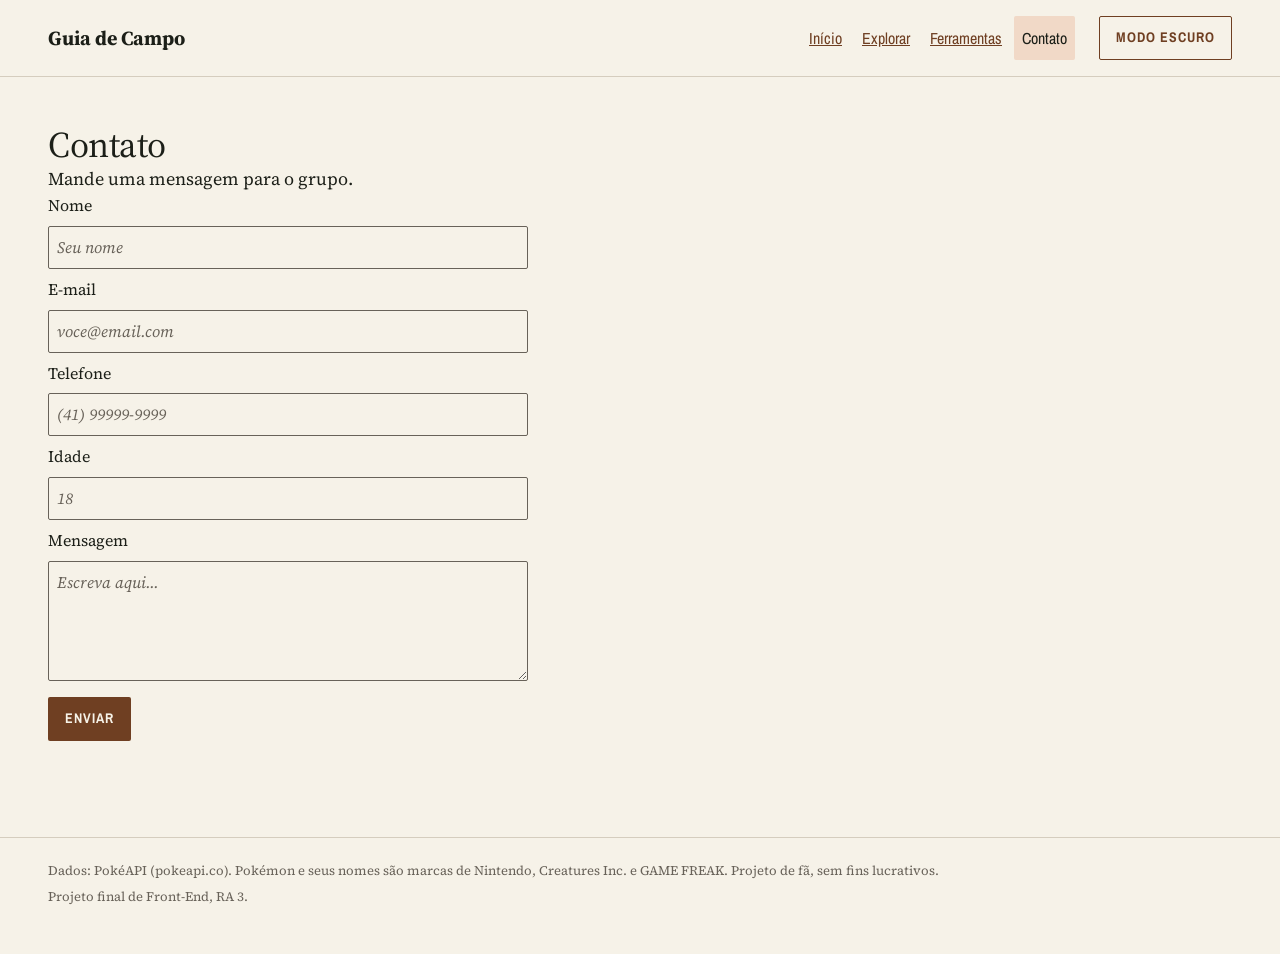
<file: contato.html>
<!DOCTYPE html>
<html lang="pt-BR">
<head>
  <meta charset="UTF-8">
  <meta name="viewport" content="width=device-width, initial-scale=1">
  <title>Contato | Guia de Campo</title>
  <meta name="description" content="Envie uma mensagem para o grupo.">
  <link rel="icon" href="data:,">
  <link rel="preconnect" href="https://fonts.googleapis.com">
  <link rel="preconnect" href="https://fonts.gstatic.com" crossorigin>
  <link rel="stylesheet" href="https://fonts.googleapis.com/css2?family=Archivo+Narrow:wght@400;700&amp;family=Source+Serif+4:ital,opsz,wght@0,8..60,400;0,8..60,700;1,8..60,400&amp;display=swap">
  <link rel="stylesheet" href="css/style.css">
  <script src="scripts/script.js" defer></script>
  <script src="scripts/contato.js" defer></script>
</head>
<body>
  <a class="pular" href="#conteudo">Pular para o conteúdo</a>

  <header class="cabecalho">
    <div class="conteiner cabecalho__interno">
      <a class="cabecalho__marca" href="index.html">Guia de Campo</a>
      <div class="cabecalho__acoes">
        <nav class="menu" aria-label="Principal">
          <a href="index.html">Início</a>
          <a href="explorar.html">Explorar</a>
          <a href="ferramentas.html">Ferramentas</a>
          <a href="contato.html" aria-current="page">Contato</a>
        </nav>
        <button class="botao botao--secundario" id="btn-modo-escuro" type="button" aria-pressed="false">
          <svg class="icone icone--inline marca" viewBox="0 0 24 24" aria-hidden="true"><path d="M20 6 9 17l-5-5"/></svg>
          Modo escuro
        </button>
      </div>
    </div>
  </header>

  <main id="conteudo" class="conteiner conteudo">
    <h1 class="titulo-lg">Contato</h1>
    <p class="corpo-lg">Mande uma mensagem para o grupo.</p>

    <form id="form-contato" class="contato">
      <label for="nome">Nome</label>
      <input id="nome" type="text" placeholder="Seu nome" required>
      <label for="email">E-mail</label>
      <input id="email" type="email" placeholder="voce@email.com" required>
      <label for="telefone">Telefone</label>
      <input id="telefone" type="tel" placeholder="(41) 99999-9999" required>
      <label for="idade">Idade</label>
      <input id="idade" type="number" min="1" placeholder="18" required>
      <label for="mensagem">Mensagem</label>
      <textarea id="mensagem" placeholder="Escreva aqui..." required></textarea>
      <button class="botao botao--primario" type="submit">Enviar</button>
    </form>

    <p id="resposta" aria-live="polite"></p>
  </main>

  <footer class="rodape">
    <div class="conteiner rodape__interno">
      <p class="nota">Dados: PokéAPI (pokeapi.co). Pokémon e seus nomes são marcas de Nintendo, Creatures Inc. e GAME FREAK. Projeto de fã, sem fins lucrativos.</p>
      <p class="nota">Projeto final de Front-End, RA 3.</p>
    </div>
  </footer>
</body>
</html>
</file>
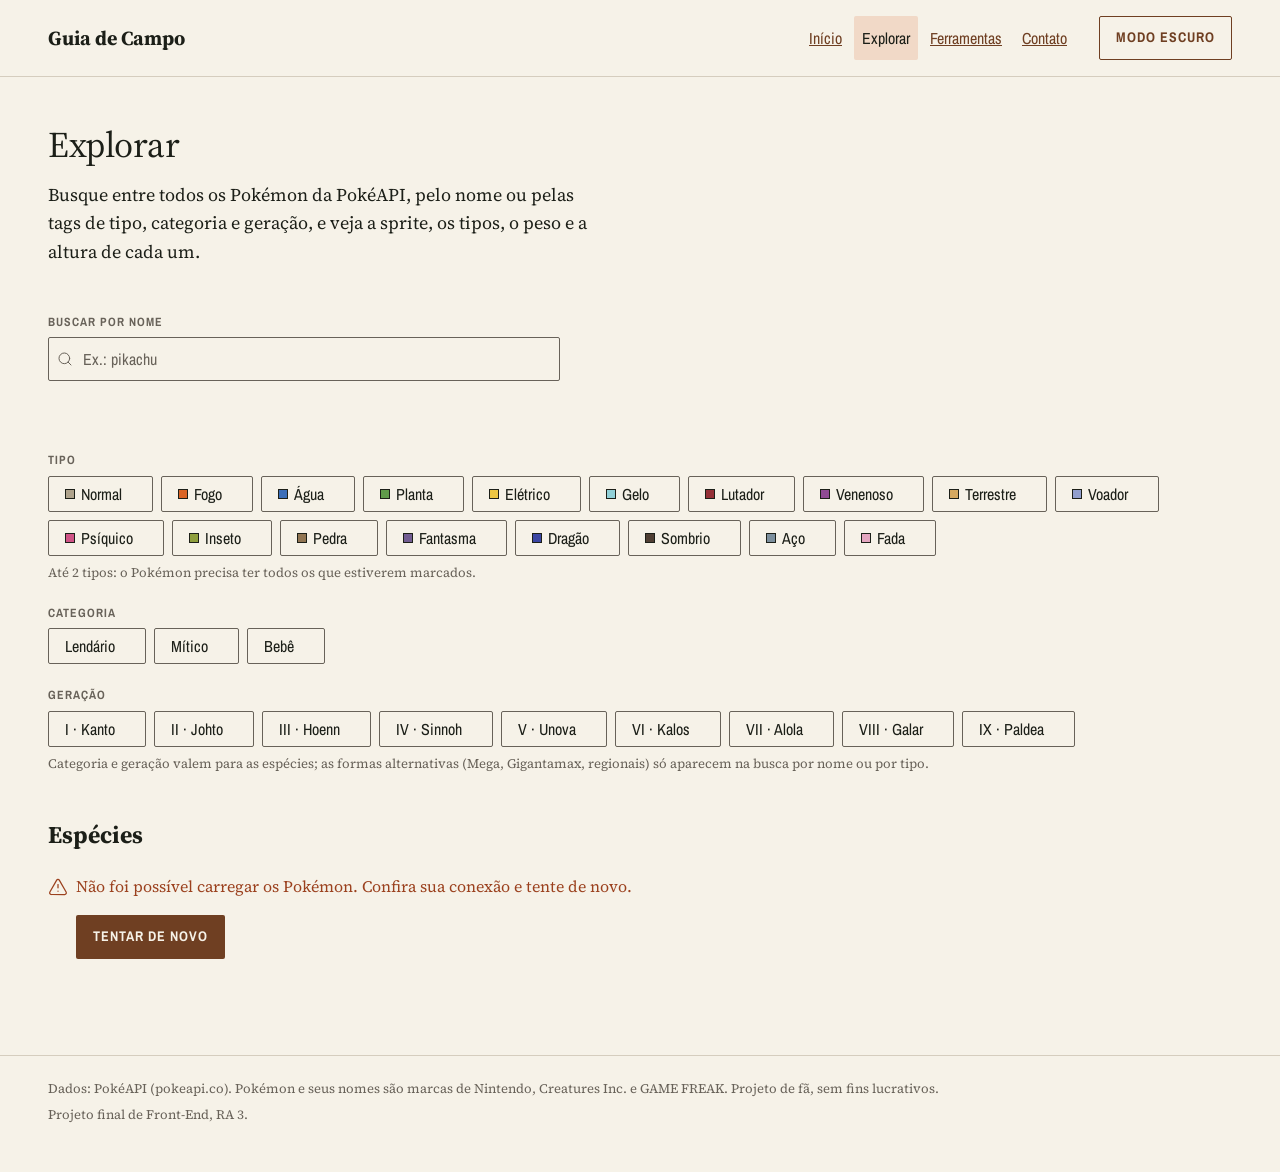
<file: explorar.html>
<!DOCTYPE html>
<html lang="pt-BR">
<head>
  <meta charset="UTF-8">
  <meta name="viewport" content="width=device-width, initial-scale=1">
  <title>Explorar | Guia de Campo</title>
  <meta name="description" content="Busque espécies de Pokémon por nome, tipo, categoria ou geração e veja tipos, peso e altura.">
  <link rel="icon" href="data:,">
  <link rel="preconnect" href="https://fonts.googleapis.com">
  <link rel="preconnect" href="https://fonts.gstatic.com" crossorigin>
  <link rel="stylesheet" href="https://fonts.googleapis.com/css2?family=Archivo+Narrow:wght@400;700&amp;family=Source+Serif+4:ital,opsz,wght@0,8..60,400;0,8..60,700;1,8..60,400&amp;display=swap">
  <link rel="stylesheet" href="css/style.css">
  <script src="scripts/script.js" defer></script>
  <script src="scripts/explorar.js" defer></script>
</head>
<body>
  <a class="pular" href="#conteudo">Pular para o conteúdo</a>

  <header class="cabecalho">
    <div class="conteiner cabecalho__interno">
      <a class="cabecalho__marca" href="index.html">Guia de Campo</a>
      <div class="cabecalho__acoes">
        <nav class="menu" aria-label="Principal">
          <a href="index.html">Início</a>
          <a href="explorar.html" aria-current="page">Explorar</a>
          <a href="ferramentas.html">Ferramentas</a>
          <a href="contato.html">Contato</a>
        </nav>
        <button class="botao botao--secundario" id="btn-modo-escuro" type="button" aria-pressed="false">
          <svg class="icone icone--inline marca" viewBox="0 0 24 24" aria-hidden="true"><path d="M20 6 9 17l-5-5"/></svg>
          Modo escuro
        </button>
      </div>
    </div>
  </header>

  <main id="conteudo" class="conteiner conteudo">
    <h1 class="titulo-lg">Explorar</h1>
    <p class="corpo-lg explorar__intro">Busque entre todos os Pokémon da PokéAPI, pelo nome ou pelas tags de tipo, categoria e geração, e veja a sprite, os tipos, o peso e a altura de cada um.</p>

    <!-- Busca: o label aponta para o input pelo for/id -->
    <section class="explorar__busca" aria-labelledby="titulo-busca">
      <h2 class="so-leitor" id="titulo-busca">Buscar espécies</h2>
      <div class="explorar__campo" role="search">
        <label class="rotulo" for="campo-busca">Buscar por nome</label>
        <div class="busca">
          <svg class="icone icone--inline" viewBox="0 0 24 24" aria-hidden="true"><circle cx="11" cy="11" r="8"/><path d="m21 21-4.3-4.3"/></svg>
          <input class="busca__campo" id="campo-busca" type="search" placeholder="Ex.: pikachu" autocomplete="off">
        </div>
      </div>
      <p class="dado-sm explorar__contador" id="contador" aria-live="polite"></p>
    </section>

    <!-- Tags: filtros por tipo, categoria e geração. Os botões são criados pelo explorar.js
         dentro das três áreas .etiquetas; as tags marcadas se combinam com a busca por nome. -->
    <section class="explorar__tags" id="area-etiquetas" aria-labelledby="titulo-tags">
      <h2 class="so-leitor" id="titulo-tags">Filtrar por tags</h2>

      <div class="explorar__grupo" role="group" aria-labelledby="rotulo-tipo">
        <p class="rotulo" id="rotulo-tipo">Tipo</p>
        <div class="etiquetas" id="etiquetas-tipo"></div>
        <p class="nota">Até 2 tipos: o Pokémon precisa ter todos os que estiverem marcados.</p>
      </div>

      <div class="explorar__grupo" role="group" aria-labelledby="rotulo-categoria">
        <p class="rotulo" id="rotulo-categoria">Categoria</p>
        <div class="etiquetas" id="etiquetas-categoria"></div>
      </div>

      <div class="explorar__grupo" role="group" aria-labelledby="rotulo-geracao">
        <p class="rotulo" id="rotulo-geracao">Geração</p>
        <div class="etiquetas" id="etiquetas-geracao"></div>
        <p class="nota">Categoria e geração valem para as espécies; as formas alternativas (Mega, Gigantamax, regionais) só aparecem na busca por nome ou por tipo.</p>
      </div>

      <button class="botao botao--secundario explorar__limpar" id="btn-limpar-filtros" type="button" hidden>Limpar filtros</button>
    </section>

    <!-- Lista: carregando, erro, vazio e os cartões (criados pelo explorar.js) -->
    <section class="explorar__lista" aria-labelledby="titulo-especies">
      <h2 class="titulo-md" id="titulo-especies">Espécies</h2>

      <p class="explorar__estado estado-carregando" id="area-carregando" role="status">Carregando...</p>

      <div class="explorar__estado mensagem-erro explorar__erro" id="area-erro" role="alert" hidden>
        <svg class="icone" viewBox="0 0 24 24" aria-hidden="true"><path d="m21.73 18-8-14a2 2 0 0 0-3.48 0l-8 14A2 2 0 0 0 4 21h16a2 2 0 0 0 1.73-3"/><path d="M12 9v4"/><path d="M12 17h.01"/></svg>
        <div class="explorar__erro-corpo">
          <p id="texto-erro"></p>
          <button class="botao botao--primario" id="btn-tentar-de-novo" type="button">Tentar de novo</button>
        </div>
      </div>

      <div class="explorar__estado estado-vazio" id="area-vazio" hidden>
        <p>Nenhum Pokémon encontrado</p>
      </div>

      <div class="lista-cartoes" id="lista-cartoes"></div>

      <!-- Mostra mais 30 cartões; o explorar.js esconde quando já mostrou todos -->
      <button class="botao botao--secundario explorar__mais" id="btn-carregar-mais" type="button" hidden>Carregar mais</button>
    </section>
  </main>

  <footer class="rodape">
    <div class="conteiner rodape__interno">
      <p class="nota">Dados: PokéAPI (pokeapi.co). Pokémon e seus nomes são marcas de Nintendo, Creatures Inc. e GAME FREAK. Projeto de fã, sem fins lucrativos.</p>
      <p class="nota">Projeto final de Front-End, RA 3.</p>
    </div>
  </footer>
</body>
</html>
</file>
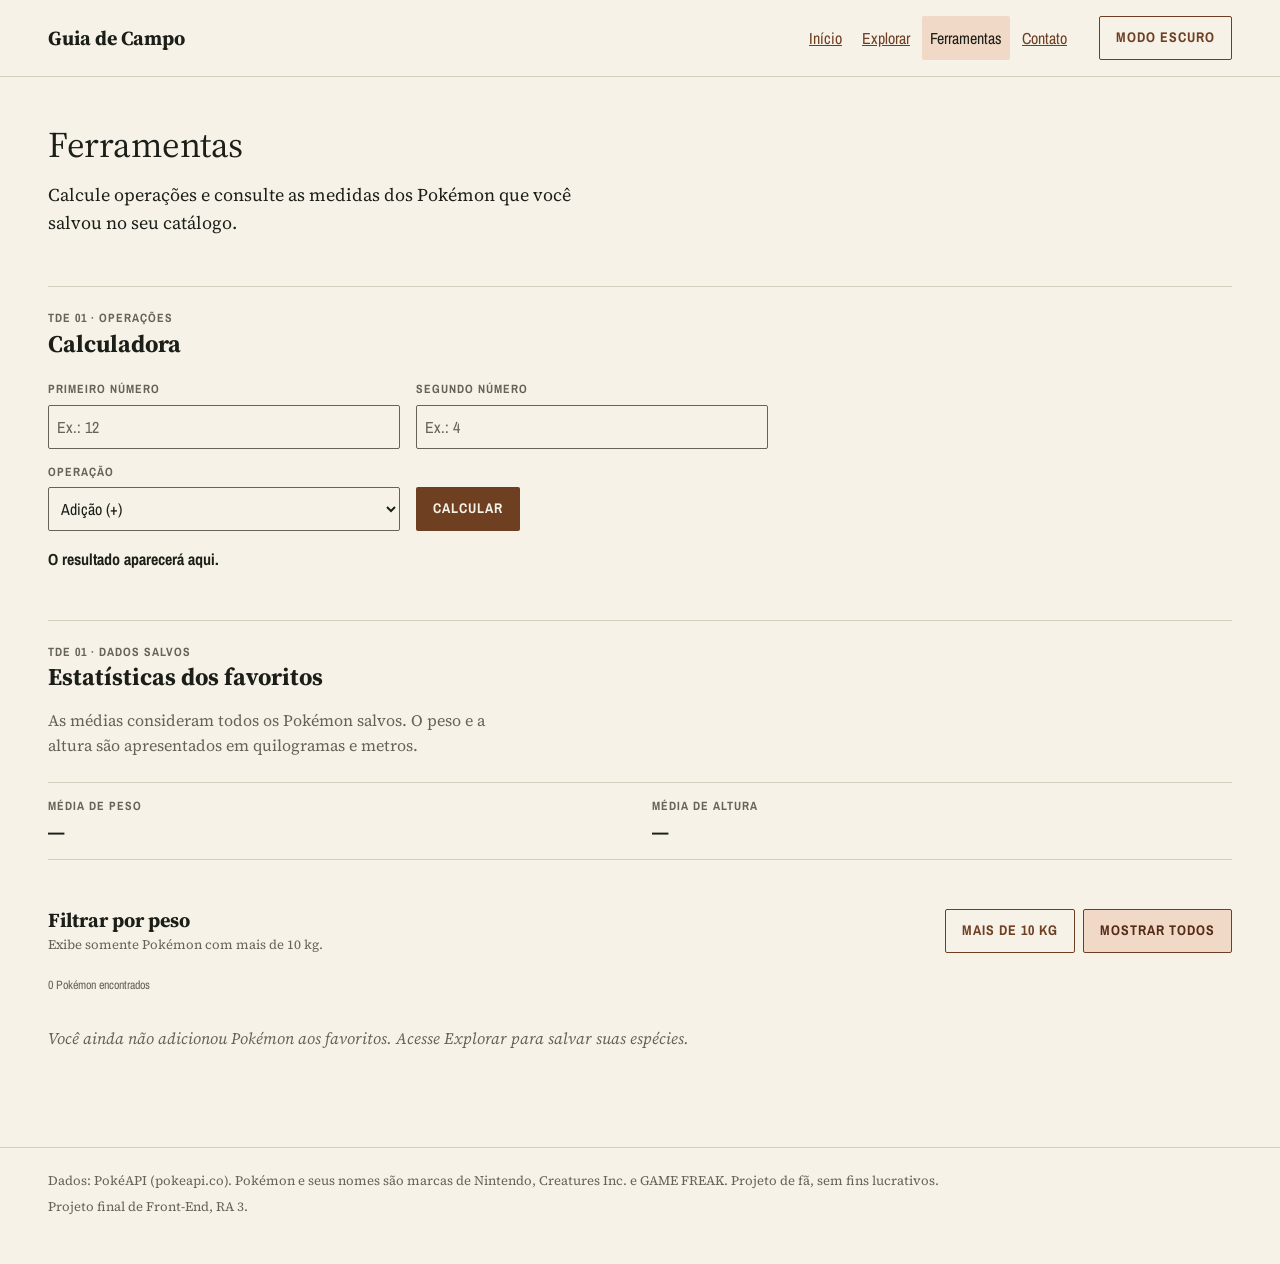
<file: ferramentas.html>
<!doctype html>
<html lang="pt-BR">
  <head>
    <meta charset="UTF-8" />
    <meta name="viewport" content="width=device-width, initial-scale=1" />
    <title>Ferramentas | Guia de Campo</title>
    <meta
      name="description"
      content="Calculadora e médias de peso e altura dos Pokémon favoritos."
    />
    <link rel="icon" href="data:," />
    <link rel="preconnect" href="https://fonts.googleapis.com" />
    <link rel="preconnect" href="https://fonts.gstatic.com" crossorigin />
    <link
      rel="stylesheet"
      href="https://fonts.googleapis.com/css2?family=Archivo+Narrow:wght@400;700&amp;family=Source+Serif+4:ital,opsz,wght@0,8..60,400;0,8..60,700;1,8..60,400&amp;display=swap"
    />
    <link rel="stylesheet" href="css/style.css" />
    <script src="scripts/script.js" defer></script>
    <script src="scripts/ferramentas.js" defer></script>
  </head>
  <body>
    <a class="pular" href="#conteudo">Pular para o conteúdo</a>

    <header class="cabecalho">
      <div class="conteiner cabecalho__interno">
        <a class="cabecalho__marca" href="index.html">Guia de Campo</a>
        <div class="cabecalho__acoes">
          <nav class="menu" aria-label="Principal">
            <a href="index.html">Início</a>
            <a href="explorar.html">Explorar</a>
            <a href="ferramentas.html" aria-current="page">Ferramentas</a>
            <a href="contato.html">Contato</a>
          </nav>
          <button
            class="botao botao--secundario"
            id="btn-modo-escuro"
            type="button"
            aria-pressed="false"
          >
            <svg
              class="icone icone--inline marca"
              viewBox="0 0 24 24"
              aria-hidden="true"
            >
              <path d="M20 6 9 17l-5-5" />
            </svg>
            Modo escuro
          </button>
        </div>
      </div>
    </header>

    <main id="conteudo" class="conteiner conteudo">
      <h1 class="titulo-lg">Ferramentas</h1>
      <p class="corpo-lg ferramentas__intro">
        Calcule operações e consulte as medidas dos Pokémon que você salvou no
        seu catálogo.
      </p>

      <section class="ferramentas__secao" aria-labelledby="titulo-calculadora">
        <p class="rotulo">TDE 01 · Operações</p>
        <h2 class="titulo-md" id="titulo-calculadora">Calculadora</h2>

        <div class="ferramentas__calculadora">
          <div class="ferramentas__campo">
            <label class="rotulo" for="numero1">Primeiro número</label>
            <input
              class="ferramentas__entrada"
              id="numero1"
              type="number"
              step="any"
              inputmode="decimal"
              placeholder="Ex.: 12"
            />
          </div>

          <div class="ferramentas__campo">
            <label class="rotulo" for="numero2">Segundo número</label>
            <input
              class="ferramentas__entrada"
              id="numero2"
              type="number"
              step="any"
              inputmode="decimal"
              placeholder="Ex.: 4"
            />
          </div>

          <div class="ferramentas__campo">
            <label class="rotulo" for="operacao">Operação</label>
            <select class="ferramentas__entrada" id="operacao">
              <option value="somar">Adição (+)</option>
              <option value="subtrair">Subtração (−)</option>
              <option value="multiplicar">Multiplicação (×)</option>
              <option value="dividir">Divisão (÷)</option>
            </select>
          </div>

          <div class="ferramentas__acao">
            <button
              class="botao botao--primario"
              id="btn-calcular"
              type="button"
            >
              Calcular
            </button>
          </div>
        </div>

        <p
          class="ferramentas__resultado"
          id="resultado-calculo"
          aria-live="polite"
          role="status"
        >
          O resultado aparecerá aqui.
        </p>
      </section>

      <section class="ferramentas__secao" aria-labelledby="titulo-estatisticas">
        <p class="rotulo">TDE 01 · Dados salvos</p>
        <h2 class="titulo-md" id="titulo-estatisticas">
          Estatísticas dos favoritos
        </h2>
        <p class="ferramentas__descricao">
          As médias consideram todos os Pokémon salvos. O peso e a altura são
          apresentados em quilogramas e metros.
        </p>

        <dl class="ferramentas__medias" aria-live="polite">
          <div class="ferramentas__medida">
            <dt class="rotulo">Média de peso</dt>
            <dd class="dado-lg" id="media-peso">—</dd>
          </div>
          <div class="ferramentas__medida">
            <dt class="rotulo">Média de altura</dt>
            <dd class="dado-lg" id="media-altura">—</dd>
          </div>
        </dl>

        <div class="ferramentas__filtros">
          <div>
            <h3 class="titulo-sm">Filtrar por peso</h3>
            <p class="nota">Exibe somente Pokémon com mais de 10 kg.</p>
          </div>
          <div class="ferramentas__botoes">
            <button
              class="botao botao--secundario"
              id="btn-filtro"
              type="button"
              aria-pressed="false"
            >
              Mais de 10 kg
            </button>
            <button
              class="botao botao--secundario"
              id="btn-todos"
              type="button"
              aria-pressed="true"
            >
              Mostrar todos
            </button>
          </div>
        </div>

        <p
          class="dado-sm ferramentas__contador"
          id="contador-favoritos"
          aria-live="polite"
        ></p>
        <div
          class="ferramentas__lista"
          id="lista-favoritos"
          aria-live="polite"
        ></div>
        <p class="ferramentas__vazio" id="mensagem-favoritos">
          Você ainda não adicionou Pokémon aos favoritos. Acesse Explorar para
          salvar suas espécies.
        </p>
      </section>
    </main>

    <footer class="rodape">
      <div class="conteiner rodape__interno">
        <p class="nota">
          Dados: PokéAPI (pokeapi.co). Pokémon e seus nomes são marcas de
          Nintendo, Creatures Inc. e GAME FREAK. Projeto de fã, sem fins
          lucrativos.
        </p>
        <p class="nota">Projeto final de Front-End, RA 3.</p>
      </div>
    </footer>
  </body>
</html>
</file>
<file: css/style.css>
* {
  box-sizing: border-box;
}

body {
  margin: 0;
  background: #f6f2e8;
  color: #1c1f18;
  font-family: "Source Serif 4", Georgia, serif;
  font-size: 16px;
  line-height: 1.55;
}

img {
  display: block;
  max-width: 100%;
  height: auto;
}

h1,
h2,
h3,
p,
dl,
dd,
figure,
ul {
  margin: 0;
}

ul {
  padding: 0;
  list-style: none;
}

button,
input,
select,
textarea {
  font: inherit;
  color: inherit;
}

a {
  color: #6f3f22;
  text-decoration: underline;
}
a:hover {
  color: #552b16;
}

:focus {
  outline: 2px solid #6f3f22;
  outline-offset: 2px;
}

.so-leitor {
  position: absolute;
  width: 1px;
  height: 1px;
  margin: -1px;
  padding: 0;
  border: 0;
  overflow: hidden;
  clip: rect(0 0 0 0);
  white-space: nowrap;
}

.pular {
  position: absolute;
  left: -9999px;
  top: 16px;
  z-index: 3;
  padding: 8px 16px;
  border-radius: 2px;
  background: #f6f2e8;
}
.pular:focus {
  left: 16px;
}

.pular,
.rotulo,
.dado-sm,
.dado-lg,
.menu > a,
.botao,
.busca__campo,
.chave-tipo,
.etiqueta,
.cartao__valor,
.estado-carregando,
.ferramentas__entrada,
.ferramentas__resultado {
  font-family: "Archivo Narrow", "Arial Narrow", sans-serif;
}

/* Tipografia */
.display {
  font-size: 64px;
  font-weight: normal;
  line-height: 1;
  letter-spacing: -1px;
}
.titulo-lg {
  font-size: 36px;
  font-weight: normal;
  line-height: 1.1;
  letter-spacing: -0.5px;
}
.titulo-md {
  font-size: 24px;
  font-weight: bold;
  line-height: 1.2;
}
.titulo-sm {
  font-size: 20px;
  font-weight: bold;
  line-height: 1.2;
}
.corpo-lg {
  font-size: 18px;
  line-height: 1.6;
  max-width: 60ch;
}
.nota {
  font-size: 13px;
  line-height: 1.4;
  color: #686259;
}
.rotulo {
  font-size: 12px;
  font-weight: bold;
  line-height: 1.2;
  letter-spacing: 1px;
  text-transform: uppercase;
  color: #686259;
}
.dado-sm {
  font-size: 12px;
  line-height: 1.3;
  color: #686259;
}
.dado-lg {
  font-size: 20px;
  font-weight: bold;
  line-height: 1.1;
}

.conteiner {
  max-width: 1280px;
  margin: 0 auto;
  padding: 0 48px;
}
.grade-12 {
  display: grid;
  grid-template-columns: repeat(12, 1fr);
  column-gap: 24px;
}
.conteudo {
  padding-top: 48px;
  padding-bottom: 96px;
}

.cabecalho {
  position: sticky;
  top: 0;
  z-index: 2;
  background: #f6f2e8;
  border-bottom: 1px solid #d5cdbe;
}
.cabecalho__interno {
  display: flex;
  flex-wrap: wrap;
  justify-content: space-between;
  align-items: center;
  gap: 8px 24px;
  padding-top: 16px;
  padding-bottom: 16px;
}
.cabecalho__marca {
  font-size: 20px;
  font-weight: bold;
  line-height: 1.2;
  color: #1c1f18;
  text-decoration: none;
}
.cabecalho__marca:hover {
  color: #1c1f18;
}
.cabecalho__acoes {
  display: flex;
  flex-wrap: wrap;
  align-items: center;
  gap: 8px 24px;
}

.menu {
  display: flex;
  justify-content: flex-end;
  align-items: center;
  gap: 4px;
}
.menu > a {
  display: inline-flex;
  align-items: center;
  min-height: 44px;
  padding: 0 8px;
  border-radius: 2px;
  font-size: 16px;
  line-height: 1.4;
}
.menu > a:hover {
  background: #eee6d9;
}
.menu > a[aria-current="page"] {
  background: #f1d9c7;
  color: #1c1f18;
  text-decoration: none;
}

.rodape {
  border-top: 1px solid #d5cdbe;
  padding: 24px 0 48px;
}
.rodape__interno {
  display: flex;
  flex-direction: column;
  gap: 8px;
}

.botao {
  display: inline-flex;
  align-items: center;
  justify-content: center;
  gap: 8px;
  height: 44px;
  padding: 0 16px;
  border: 1px solid transparent;
  border-radius: 2px;
  font-size: 14px;
  font-weight: bold;
  letter-spacing: 1px;
  text-transform: uppercase;
  text-decoration: none;
  cursor: pointer;
}
.botao--primario {
  background: #6f3f22;
  color: #f6f2e8;
}
.botao--primario:hover {
  background: #552b16;
  color: #f6f2e8;
}
.botao--secundario {
  background: #f6f2e8;
  color: #6f3f22;
  border-color: #6f3f22;
}
.botao--secundario:hover {
  background: #f1d9c7;
  color: #552b16;
}
.botao[aria-pressed="true"] {
  background: #f1d9c7;
  color: #552b16;
}
.botao .marca {
  display: none;
}
.botao[aria-pressed="true"] .marca {
  display: inline-block;
}

.icone {
  width: 20px;
  height: 20px;
  flex-shrink: 0;
  stroke: currentColor;
  stroke-width: 1.5;
  fill: none;
  stroke-linecap: round;
  stroke-linejoin: round;
}
.icone--inline {
  width: 16px;
  height: 16px;
}

.busca {
  display: flex;
  align-items: center;
  gap: 8px;
  height: 44px;
  padding: 0 8px;
  border: 1px solid #686259;
  border-radius: 2px;
  background: #f6f2e8;
  color: #686259;
}
.busca:focus-within {
  outline: 2px solid #6f3f22;
  outline-offset: 2px;
}
.busca__campo {
  flex: 1;
  min-width: 0;
  border: 0;
  background: transparent;
  font-size: 16px;
  color: #1c1f18;
}
.busca__campo:focus {
  outline: none;
}
.busca__campo::placeholder {
  color: #686259;
}
.busca__campo::-webkit-search-cancel-button {
  display: none;
}

.chaves-tipo {
  display: flex;
  flex-wrap: wrap;
  gap: 4px 12px;
}
.chave-tipo {
  display: inline-flex;
  align-items: center;
  gap: 6px;
  font-size: 12px;
  font-weight: bold;
  letter-spacing: 1px;
  text-transform: uppercase;
}
.amostra-tipo {
  width: 10px;
  height: 10px;
  flex-shrink: 0;
  border: 1px solid #1c1f18;
  background: transparent;
}
.amostra-tipo[data-tipo="normal"] {
  background-color: #afa38c;
}
.amostra-tipo[data-tipo="fire"] {
  background-color: #da6425;
}
.amostra-tipo[data-tipo="water"] {
  background-color: #3b6eb9;
}
.amostra-tipo[data-tipo="grass"] {
  background-color: #609b4a;
}
.amostra-tipo[data-tipo="electric"] {
  background-color: #eec743;
}
.amostra-tipo[data-tipo="ice"] {
  background-color: #92d1d8;
}
.amostra-tipo[data-tipo="fighting"] {
  background-color: #953037;
}
.amostra-tipo[data-tipo="poison"] {
  background-color: #8f4a93;
}
.amostra-tipo[data-tipo="ground"] {
  background-color: #d6a960;
}
.amostra-tipo[data-tipo="flying"] {
  background-color: #929fce;
}
.amostra-tipo[data-tipo="psychic"] {
  background-color: #d05386;
}
.amostra-tipo[data-tipo="bug"] {
  background-color: #8f9f3d;
}
.amostra-tipo[data-tipo="rock"] {
  background-color: #917552;
}
.amostra-tipo[data-tipo="ghost"] {
  background-color: #725d92;
}
.amostra-tipo[data-tipo="dragon"] {
  background-color: #3c46a3;
}
.amostra-tipo[data-tipo="dark"] {
  background-color: #4f3e33;
}
.amostra-tipo[data-tipo="steel"] {
  background-color: #7c8f9d;
}
.amostra-tipo[data-tipo="fairy"] {
  background-color: #e4a6c0;
}

.esqueleto {
  background: #eee6d9;
}
.estado-vazio {
  display: flex;
  flex-direction: column;
  align-items: flex-start;
  gap: 8px;
}
.estado-vazio p {
  font-style: italic;
}
.mensagem-erro {
  display: flex;
  align-items: flex-start;
  gap: 8px;
  color: #9b411e;
}
.mensagem-erro .icone {
  margin-top: 3px;
}

.prancha {
  display: flex;
  flex-direction: column;
  gap: 16px;
  padding: 48px;
  background: #eee6d9;
  border-left: 6px solid #d5cdbe;
}
.prancha[data-tipo="electric"] {
  border-left-color: #eec743;
}
.prancha[data-tipo="fire"] {
  border-left-color: #da6425;
}
.prancha[data-tipo="water"] {
  border-left-color: #3b6eb9;
}
.prancha[data-tipo="grass"] {
  border-left-color: #609b4a;
}
.prancha__arte {
  display: flex;
  align-items: center;
  justify-content: center;
  width: 100%;
  max-width: 400px;
  aspect-ratio: 1;
  margin: 0 auto;
}
.prancha__arte img {
  width: 100%;
  height: auto;
}

.hero {
  align-items: center;
  row-gap: 48px;
}
.hero__texto {
  grid-column: 1 / span 6;
  display: flex;
  flex-direction: column;
  align-items: flex-start;
  gap: 16px;
}
.hero__texto .corpo-lg {
  margin-top: 8px;
}
.hero__acoes {
  display: flex;
  flex-wrap: wrap;
  gap: 16px;
  margin-top: 16px;
}
.hero .prancha {
  grid-column: 8 / span 5;
}

.secao {
  margin-top: 96px;
}
.secao__titulo {
  padding-top: 48px;
  margin-bottom: 24px;
  border-top: 1px solid #d5cdbe;
}
.secao__lista {
  row-gap: 48px;
}

.bloco {
  display: flex;
  flex-direction: column;
  gap: 8px;
  padding-top: 16px;
  border-top: 1px solid #d5cdbe;
}
.bloco p {
  max-width: 60ch;
}
.bloco code {
  font-family: "Archivo Narrow", "Arial Narrow", sans-serif;
  font-size: 16px;
  overflow-wrap: anywhere;
}
.secao__lista--tres > .bloco {
  grid-column: span 4;
}
.secao__lista--quatro > .bloco {
  grid-column: span 3;
}

.explorar__intro {
  margin-top: 16px;
}
.explorar__busca {
  display: flex;
  flex-direction: column;
  gap: 8px;
  max-width: 512px;
  margin-top: 48px;
}
.explorar__campo {
  display: flex;
  flex-direction: column;
  gap: 8px;
}
.explorar__contador {
  min-height: 16px;
}

.explorar__tags {
  display: flex;
  flex-direction: column;
  gap: 24px;
  margin-top: 48px;
}
.explorar__grupo {
  display: flex;
  flex-direction: column;
  gap: 8px;
}
.etiquetas {
  display: flex;
  flex-wrap: wrap;
  gap: 8px;
}
.explorar__limpar {
  align-self: flex-start;
}
.explorar__limpar[hidden],
.explorar__estado[hidden],
.explorar__mais[hidden] {
  display: none;
}

.etiqueta {
  display: inline-flex;
  align-items: center;
  gap: 6px;
  min-height: 36px;
  padding: 4px 8px 4px 16px;
  border: 1px solid #686259;
  border-radius: 2px;
  background: #f6f2e8;
  font-size: 16px;
  line-height: 1.4;
  cursor: pointer;
}
.etiqueta:hover {
  background: #eee6d9;
}
.etiqueta[aria-pressed="true"] {
  background: #f1d9c7;
  border-color: #6f3f22;
}
.etiqueta .marca {
  visibility: hidden;
}
.etiqueta[aria-pressed="true"] .marca {
  visibility: visible;
}
.etiqueta:disabled {
  background: #f6f2e8;
  border-color: #d5cdbe;
  color: #686259;
  cursor: not-allowed;
}
.etiqueta:disabled .amostra-tipo {
  background-color: transparent;
}

.explorar__lista {
  margin-top: 48px;
}
.explorar__lista > .titulo-md {
  margin-bottom: 24px;
}

.estado-carregando {
  font-size: 16px;
  line-height: 1.4;
  color: #686259;
}
.explorar__erro-corpo {
  display: flex;
  flex-direction: column;
  align-items: flex-start;
  gap: 16px;
}

.lista-cartoes {
  display: grid;
  grid-template-columns: repeat(3, 1fr);
  gap: 24px;
}

.cartao {
  display: flex;
  flex-direction: column;
  gap: 8px;
  padding: 16px;
  border: 1px solid #d5cdbe;
  background: #f6f2e8;
}
.cartao__arte {
  display: flex;
  align-items: center;
  justify-content: center;
  aspect-ratio: 1;
  margin-bottom: 4px;
}
.cartao__arte img {
  width: 100%;
  max-width: 288px;
  height: auto;
  image-rendering: pixelated;
}
.cartao__arte--vazia {
  align-items: flex-end;
  justify-content: flex-start;
  padding: 8px;
  background: #eee6d9;
}
.cartao__medidas {
  display: grid;
  grid-template-columns: 1fr 1fr;
  gap: 8px;
}
.cartao__medida {
  display: flex;
  flex-direction: column;
  gap: 4px;
}
.cartao__valor {
  font-size: 16px;
  line-height: 1.4;
}
.cartao__favoritar {
  margin-top: auto;
  align-self: flex-start;
}
.cartao .botao.favorito {
  background: #6f3f22;
  border-color: #6f3f22;
  color: #f6f2e8;
}
.cartao .botao.favorito:hover {
  background: #552b16;
  border-color: #552b16;
  color: #f6f2e8;
}

.explorar__mais {
  display: flex;
  width: fit-content;
  margin: 48px auto 0;
}

.ferramentas__intro {
  margin-top: 16px;
}
.ferramentas__secao {
  margin-top: 48px;
  padding-top: 24px;
  border-top: 1px solid #d5cdbe;
}
.ferramentas__secao > .rotulo {
  margin-bottom: 4px;
}
.ferramentas__secao > .titulo-md {
  margin-bottom: 24px;
}
.ferramentas__calculadora {
  display: grid;
  grid-template-columns: repeat(2, 1fr);
  gap: 16px;
  max-width: 720px;
}
.ferramentas__campo {
  display: flex;
  flex-direction: column;
  gap: 8px;
}
.ferramentas__entrada {
  width: 100%;
  min-width: 0;
  height: 44px;
  padding: 0 8px;
  border: 1px solid #686259;
  border-radius: 2px;
  background: #f6f2e8;
  color: #1c1f18;
  font-size: 16px;
}
.ferramentas__entrada::placeholder {
  color: #686259;
}
.ferramentas__acao {
  display: flex;
  align-items: flex-end;
}
.ferramentas__resultado {
  min-height: 16px;
  margin-top: 16px;
  font-size: 16px;
  font-weight: bold;
}
.ferramentas__descricao {
  max-width: 60ch;
  margin-top: -8px;
  color: #686259;
}
.ferramentas__medias {
  display: grid;
  grid-template-columns: repeat(2, 1fr);
  gap: 24px;
  margin: 24px 0;
  padding: 16px 0;
  border-top: 1px solid #d5cdbe;
  border-bottom: 1px solid #d5cdbe;
}
.ferramentas__medida {
  display: flex;
  flex-direction: column;
  gap: 8px;
}
.ferramentas__filtros {
  display: flex;
  flex-wrap: wrap;
  align-items: center;
  justify-content: space-between;
  gap: 16px;
  margin-top: 48px;
}
.ferramentas__filtros .titulo-sm {
  margin-bottom: 4px;
}
.ferramentas__botoes {
  display: flex;
  flex-wrap: wrap;
  gap: 8px;
}
.ferramentas__contador {
  min-height: 16px;
  margin-top: 24px;
}
.ferramentas__lista {
  display: grid;
  grid-template-columns: repeat(3, 1fr);
  gap: 24px 16px;
  margin-top: 16px;
}
.ferramentas__item {
  display: flex;
  flex-direction: column;
  align-items: flex-start;
  gap: 8px;
  min-width: 0;
  padding-top: 16px;
  border-top: 1px solid #d5cdbe;
}
.ferramentas__item img {
  width: 100%;
  max-width: 120px;
  aspect-ratio: 1;
  object-fit: contain;
  margin-bottom: 4px;
}
.ferramentas__item .dado-sm {
  overflow-wrap: anywhere;
}
.ferramentas__vazio {
  margin-top: 16px;
  color: #686259;
  font-style: italic;
}

.contato {
  display: flex;
  flex-direction: column;
  gap: 8px;
  max-width: 480px;
}
.contato input,
.contato textarea {
  padding: 8px;
  border: 1px solid #686259;
  border-radius: 2px;
  background: #f6f2e8;
}
.contato textarea {
  min-height: 120px;
  resize: vertical;
}
.contato input:focus,
.contato textarea:focus {
  border-color: #6f3f22;
}
.contato ::placeholder {
  color: #686259;
  font-style: italic;
}
.contato .erro {
  border-color: #9b411e;
}
.contato button {
  align-self: flex-start;
  margin-top: 8px;
}
input[type="email"] {
  text-transform: lowercase;
}

.escuro,
.escuro body {
  background: #1a1814;
  color: #efebe1;
}

.escuro a {
  color: #dda67e;
}
.escuro a:hover {
  color: #ecc1a2;
}
.escuro :focus,
.escuro .busca:focus-within {
  outline-color: #dda67e;
}

.escuro .nota,
.escuro .rotulo,
.escuro .dado-sm,
.escuro .busca,
.escuro .estado-carregando,
.escuro .ferramentas__descricao,
.escuro .ferramentas__vazio,
.escuro .busca__campo::placeholder,
.escuro .ferramentas__entrada::placeholder,
.escuro .contato ::placeholder {
  color: #aaa397;
}

.escuro .cabecalho,
.escuro .pular,
.escuro .busca,
.escuro .etiqueta,
.escuro .cartao,
.escuro .botao--secundario,
.escuro .ferramentas__entrada,
.escuro .contato input,
.escuro .contato textarea {
  background: #1a1814;
}
.escuro .esqueleto,
.escuro .prancha,
.escuro .cartao__arte--vazia {
  background: #25221d;
}

.escuro .cabecalho,
.escuro .rodape,
.escuro .secao__titulo,
.escuro .bloco,
.escuro .cartao,
.escuro .ferramentas__secao,
.escuro .ferramentas__medias,
.escuro .ferramentas__item {
  border-color: #433f38;
}
.escuro .busca,
.escuro .etiqueta,
.escuro .ferramentas__entrada,
.escuro .contato input,
.escuro .contato textarea {
  border-color: #aaa397;
}
.escuro .amostra-tipo {
  border-color: #efebe1;
}

.escuro .cabecalho__marca,
.escuro .cabecalho__marca:hover,
.escuro .busca__campo,
.escuro .ferramentas__entrada {
  color: #efebe1;
}

.escuro .menu > a:hover {
  background: #25221d;
}
.escuro .menu > a[aria-current="page"] {
  background: #4a3121;
  color: #efebe1;
}

.escuro .botao--primario {
  background: #dda67e;
  color: #1a1814;
}
.escuro .botao--primario:hover {
  background: #ecc1a2;
  color: #1a1814;
}
.escuro .botao--secundario {
  color: #dda67e;
  border-color: #dda67e;
}
.escuro .botao--secundario:hover {
  background: #4a3121;
  color: #ecc1a2;
}
.escuro .botao[aria-pressed="true"] {
  background: #4a3121;
  color: #ecc1a2;
}
.escuro .cartao .botao.favorito {
  background: #dda67e;
  border-color: #dda67e;
  color: #1a1814;
}
.escuro .cartao .botao.favorito:hover {
  background: #ecc1a2;
  border-color: #ecc1a2;
  color: #1a1814;
}

.escuro .etiqueta:hover {
  background: #25221d;
}
.escuro .etiqueta[aria-pressed="true"] {
  background: #4a3121;
  border-color: #dda67e;
}
.escuro .etiqueta:disabled {
  background: #1a1814;
  border-color: #433f38;
  color: #aaa397;
}

.escuro .contato input:focus,
.escuro .contato textarea:focus {
  border-color: #dda67e;
}
.escuro .contato .erro {
  border-color: #e7876a;
}
.escuro .mensagem-erro {
  color: #e7876a;
}

@media (max-width: 1023px) {
  .hero__texto,
  .hero .prancha {
    grid-column: 1 / -1;
  }
  .hero .prancha {
    max-width: 480px;
  }
  .secao__lista--tres > .bloco,
  .secao__lista--quatro > .bloco {
    grid-column: span 6;
  }
  .lista-cartoes,
  .ferramentas__lista {
    grid-template-columns: repeat(2, 1fr);
  }
}

@media (max-width: 639px) {
  .conteiner {
    padding: 0 16px;
  }
  .conteudo {
    padding-top: 24px;
    padding-bottom: 48px;
  }
  .display {
    font-size: 36px;
    line-height: 1.1;
    letter-spacing: -0.5px;
  }
  .cabecalho__interno {
    flex-direction: column;
    align-items: flex-start;
  }
  .cabecalho__acoes {
    width: 100%;
    justify-content: space-between;
  }
  .menu {
    flex-wrap: wrap;
    justify-content: flex-start;
  }
  .prancha {
    padding: 24px;
  }
  .secao {
    margin-top: 48px;
  }
  .secao__lista--tres > .bloco,
  .secao__lista--quatro > .bloco {
    grid-column: 1 / -1;
  }

  .lista-cartoes,
  .ferramentas__calculadora,
  .ferramentas__medias,
  .ferramentas__lista {
    grid-template-columns: 1fr;
  }
  .ferramentas__filtros {
    flex-direction: column;
    align-items: flex-start;
  }
}
</file>
